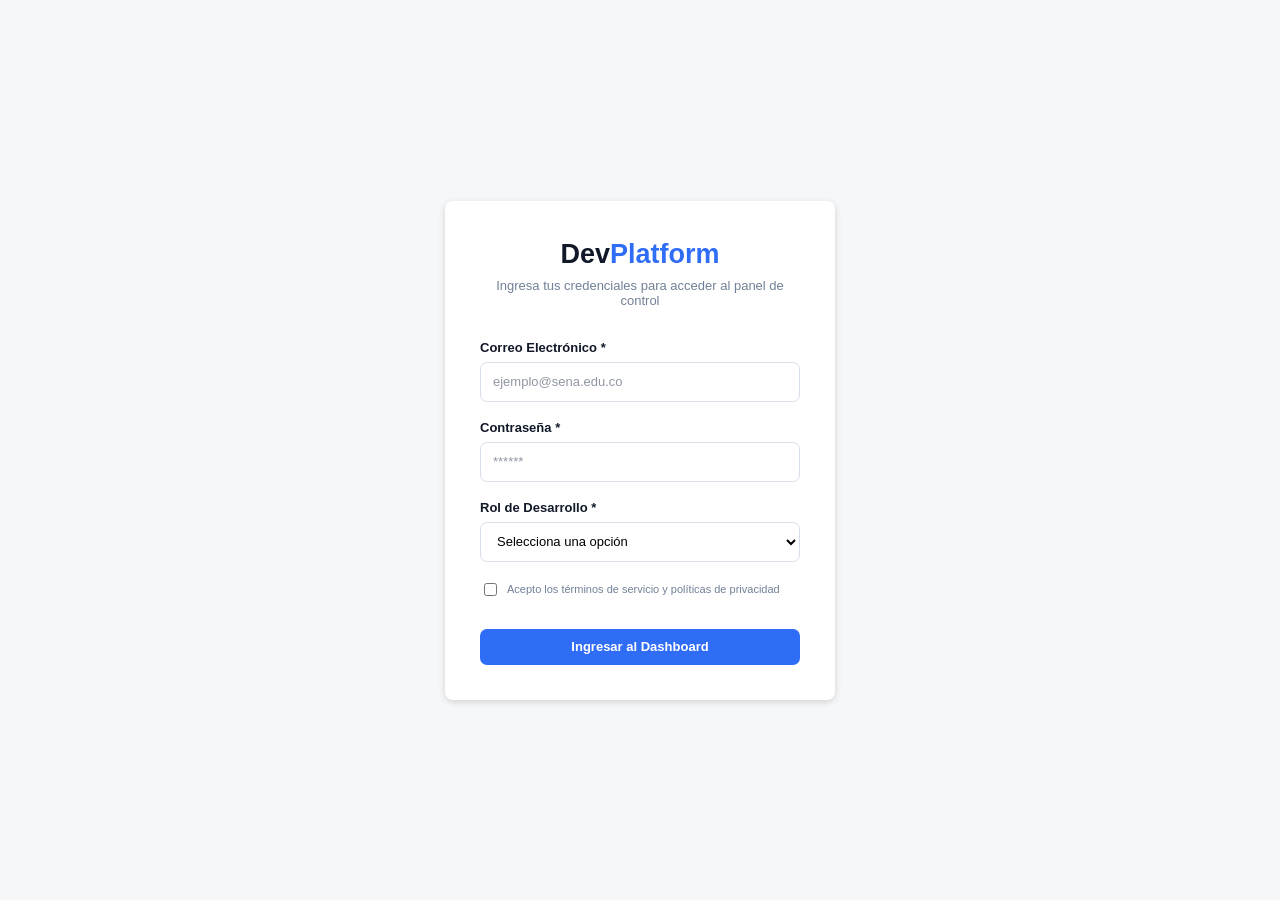
<file: index.html>
<!DOCTYPE html>
<html lang="es">
<head>
    <meta charset="UTF-8">
    <meta name="viewport" content="width=device-width, initial-scale=1.0">
    <title>DevPlatform</title>
    <link rel="stylesheet" href="css/style.css">
</head>

<body class="body-formulario">

    <div class="login-container">

        <h1>
            Dev<span>Platform</span>
        </h1>

        <p class="subtitulo">
            Ingresa tus credenciales para acceder al panel de control
        </p>

        <form action="Dashboard.html" method="get">

            <div class="campo">
                <label for="correo">Correo Electrónico *</label>
                <input type="email" id="correo" placeholder="ejemplo@sena.edu.co"  required>
            </div>

            <div class="campo">
                <label for="password">Contraseña *</label>
                <input type="password" id="password" placeholder="******" required>
            </div>

            <div class="campo">
                <label for="rol">Rol de Desarrollo *</label>

                <select id="rol">
                    <option selected disabled>Selecciona una opción</option>
                    <option>Desarrollador Frontend</option>
                    <option>Desarrollador Backend</option>
                    <option>Desarrollado Full Stack</option>
                </select>
            </div>

            <div class="terminos">
                <input type="checkbox" id="terminos">

                <label for="terminos">
                    Acepto los términos de servicio y políticas de privacidad
                </label>
            </div>

            <button type="submit" >
              Ingresar al Dashboard
            </button>

        </form>

    </div>

</body>
</html>
</file>
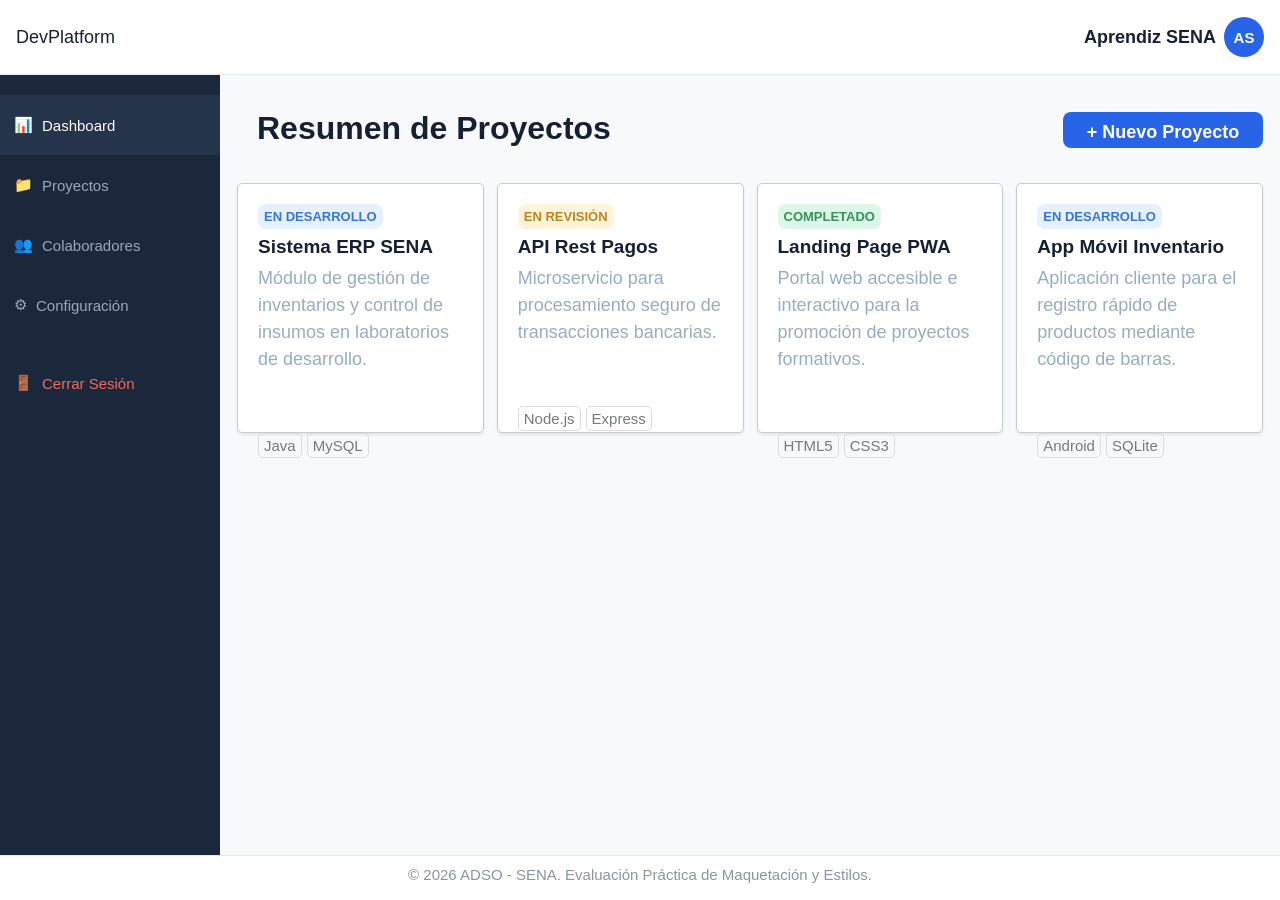
<file: Dashboard.html>
<!DOCTYPE html>
<html lang="es">
<head>
    <meta charset="UTF-8">
    <meta name="viewport" content="width=device-width, initial-scale=1.0">
    <title>DevPlatform - Dashboard</title>
    <link rel="stylesheet" href="css/style.css">
</head>

<body class="body-dashboard">

    <div class="dashboard">
          <input type="checkbox" id="menu-checkbox">
        <header>
            <label for="menu-checkbox" class="menu-btn">☰</label>
            <div class="logo">
                DevPlatform
            </div>
            <div class="usuario">
                <span>Aprendiz SENA</span>
                <div class="perfil">AS</div>
            </div>
        </header>


        
        <div class="contenido">
            <aside>
                <nav>
                    <a href="#" class="activo">
                        📊
                        <span>Dashboard</span>
                    </a>
                    <a href="#">
                        📁
                        <span>Proyectos</span>
                    </a>
                    <a href="#">
                        👥
                        <span>Colaboradores</span>
                    </a>
                    <a href="#">
                        ⚙
                        <span>Configuración</span>
                    </a>
                    <a href="index.html" class="cerrar">
                        🚪
                        <span>Cerrar Sesión</span>
                    </a>
                </nav>
            </aside>


           
            <main>
                <div class="titulo-dashboard">
                    <h2>Resumen de Proyectos</h2>
                    <button class="nuevo">
                        + Nuevo Proyecto
                    </button>
                </div>


            
                <section class="proyectos">                    
                    <article class="card">
                        <span class="estado desarrollo">
                            EN DESARROLLO
                        </span>
                        <h3>Sistema ERP SENA</h3>
                        <p>
                            Módulo de gestión de inventarios y
                            control de insumos en laboratorios de
                            desarrollo.
                        </p>
                        <div class="tecnologias">
                            <span>Java</span>
                            <span>MySQL</span>
                        </div>
                    </article>
                    
                    <article class="card">
                        <span class="estado revision">
                            EN REVISIÓN
                        </span>
                        <h3>API Rest Pagos</h3>
                        <p>
                            Microservicio para procesamiento
                            seguro de transacciones bancarias.
                        </p>
                        <div class="tecnologias">
                            <span>Node.js</span>
                            <span>Express</span>
                        </div>

                    </article>
                    <article class="card">
                        <span class="estado completado">
                            COMPLETADO
                        </span>
                        <h3>Landing Page PWA</h3>
                        <p>
                            Portal web accesible e interactivo
                            para la promoción de proyectos formativos.
                        </p>
                        <div class="tecnologias">
                            <span>HTML5</span>
                            <span>CSS3</span>
                        </div>

                    </article>


                    
                    <article class="card">
                        <span class="estado desarrollo">
                            EN DESARROLLO
                        </span>
                        <h3>App Móvil Inventario</h3>
                        <p>
                            Aplicación cliente para el registro rápido
                            de productos mediante código de barras.
                        </p>
                        <div class="tecnologias">
                            <span>Android</span>
                            <span>SQLite</span>
                        </div>

                    </article>

                </section>

            </main>

        </div>


        
        <footer>
            © 2026 ADSO - SENA. Evaluación Práctica de Maquetación y Estilos.
        </footer>

    </div>

</body>
</html>
</file>
<file: css/style.css>
* {
    box-sizing: border-box;
}

.body-formulario {
    margin: 0;
    min-height: 100vh;

    display: flex;
    justify-content: center;
    align-items: center;

    background-color: #f5f7f9;

    font-family: Arial, Helvetica, sans-serif;
    color: #111827;
}

.login-container {
    width: 390px;

    background-color: white;

    padding: 38px 35px 35px;

    border-radius: 8px;

    box-shadow: 0 2px 7px rgba(0, 0, 0, 0.15);
}


h1 {
    margin: 0;

    text-align: center;

    font-size: 27px;
    font-weight: bold;
}

h1 span {
    color: #2f6df6;
}



.subtitulo {
    text-align: center;

    color: #718096;

    font-size: 13px;

    margin-top: 8px;
    margin-bottom: 32px;
}


.campo {
    margin-bottom: 18px;
}

.campo label {
    display: block;

    font-size: 13px;
    font-weight: bold;

    margin-bottom: 7px;
}

.campo input,
.campo select {
    width: 100%;
    height: 40px;

    padding: 0 12px;

    border: 1px solid #d9e0ea;
    border-radius: 7px;

    font-size: 13px;

    outline: none;

    background-color: white;
}



.campo input:focus,
.campo select:focus {
    border-color: #2f6df6;
}



.campo input::placeholder {
    color: #9097a2;
}



.terminos {
    display: flex;
    align-items: center;

    gap: 7px;

    margin-top: 4px;
    margin-bottom: 30px;
}

.terminos input {
    width: 13px;
    height: 13px;
}

.terminos label {
    font-size: 11px;
    color: #718096;
}



button {
    width: 100%;
    height: 36px;

    border: none;
    border-radius: 7px;

    background-color: #2f6df6;
    color: white;

    font-size: 13px;
    font-weight: bold;

    cursor: pointer;
}

button:hover {
    background-color: #245cda;
}

/* ||||ESTILOS DEL DASHBOARD||||| */


.body-dashboard {
    margin: 0;
    background-color: #f5f7f9;
    font-family: Arial, Helvetica, sans-serif;
    color: #172033;
    min-height: 100vh;
}



.dashboard {
    width: 100%;
    min-height: 100vh;
    background-color: white;
}




header {
    height: 75px;
    display: flex;
    align-items: center;
    justify-content: space-between;
    padding: 0 16px;
    border-bottom: 1px solid #e5e9ef;
}

#menu-checkbox{
    display: none;
}

.menu-btn{
    display: none;
    font-size: 28px;
    cursor: pointer;
}

.logo {
    font-size: 18px;
    color: #172033;
}

.usuario {
    display: flex;
    align-items: center;
    gap: 8px;
    font-size: 18px;
    font-weight: bold;
}

.perfil {
    width: 40px;
    height: 40px;
    display: flex;
    align-items: center;
    justify-content: center;
    border-radius: 50%;
    background-color: #2864e8;
    color: white;
    font-size: 15px;
    font-weight: bold;
}



.contenido {
    display: flex;
    height: 780px;
}




aside {
    width: 220px;
    background-color: #1b273b;
    flex-shrink: 0;
}

nav {
    display: flex;
    flex-direction: column;
    margin-top: 20px;
}

nav a {
    height: 60px;
    display: flex;
    align-items: center;
    gap: 9px;
    padding: 0 14px;
    color: #9ca8ba;
    text-decoration: none;
    font-size: 15px;
}

nav a:hover{
    background-color:#26354d;
    color: white;
}

nav a.activo{
    background-color: #25344b;
    color: white;
}

nav a.cerrar{
    margin-top: 18px;
    color: #f26b5e;
}

main{
    flex: 1;
    background-color: #f7f9fb;
    padding: 17px;
}

.titulo-dashboard{
    display: flex;
    align-items: center;
    justify-content: space-between;
    margin-bottom: 16px;
}

.titulo-dashboard h2{
    margin: 20px;
    font-size: 32px;
    margin-top: 18px;
}

.nuevo{
    border: none;
    background-color: #2864e8;
    color: white;
    padding: 10px 5px;
    border-radius: 8px;
    font-size: 18px;
    cursor: pointer;
    width: 200px;
}
 
.nuevo:hover{
    background-color: #1e55ca;
}

.proyectos{
    display: grid;
    grid-template-columns: repeat(4,1fr);
    gap: 13px;
}

.card{
    background-color: white;
    border: 1px solid #c8ccd1;
    border-radius: 5px;
    padding: 20px;
    box-shadow: 0 2px 3px rgba(0, 0, 0, 0.08);
    height: 250px;
}

.card:hover{
    transform: translateY(-2px);
    box-shadow: 0 8px 24px rgba(0, 61, 152, 0.35);
}

.estado{
    display: inline-block;
    padding: 5px 6px;
    border-radius: 8px;
    font-size: 13px;
    font-weight: bold;
}

.desarrollo{
    background-color: #e7f0ff;
    color: #3974d8;
}


.revision {
    background-color: #fff3d9;
    color: #bd8425;
}

.completado {
    background-color: #dcf7e8;
    color: #36915e;
}

.card h3{
    margin: 7px 0 ;
    font-size: 19px;
}

.card p{
    margin: 0;
    color: #99acc3;
    font-size: 18px;
    line-height: 1.5;
}

.tecnologias{
    display: flex;
    gap: 5px;
    margin-top: 60px;
}

.tecnologias span{
    padding: 3px 5px;
    border: 1px solid #e0dcdc;
    border-radius: 5px;
    color: #777a79;
    font-size: 15px;
}


footer {
    height: 38px;

    display: flex;
    align-items: center;
    justify-content: center;

    border-top: 1px solid #e5e9ef;

    color: #8994a5;

    font-size: 15px;
}  


@media (max-width: 768px) {

    .contenido {
        flex-direction: column;
        height: auto;
    }

    aside {
        width: 100%;
    }

    nav {
        flex-direction: row;
        flex-wrap: wrap;
        margin-top: 0;
    }

    nav a {
        flex: 50%;
        justify-content: center;
        height: 50px;
    }

    main {
        padding: 12px;
    }

    .titulo-dashboard {
        flex-direction: column;
        gap: 18px;
    }

    .titulo-dashboard h2 {
        font-size: 24px;
        margin: 0;
    }

    .nuevo {
        width: 100%;
    }

    .proyectos {
        grid-template-columns: 1fr;
    }

    .card {
        height: auto;
    }

    footer{
        display: flex;
        align-items: center;
        justify-content: center;
        
    }


    .menu-btn{
        display: block;
    }

    .contenido{
        flex-direction: column;
    }

    aside{
        position: fixed;
        top: 75px;
        left: -250px;
        width: 250px;
        height: calc(100vh - 75px);
        transition: 0.3s;
        z-index: 1000;
    }

    #menu-checkbox:checked ~ .contenido aside{
        left: 0;
    }



 
}
</file>
